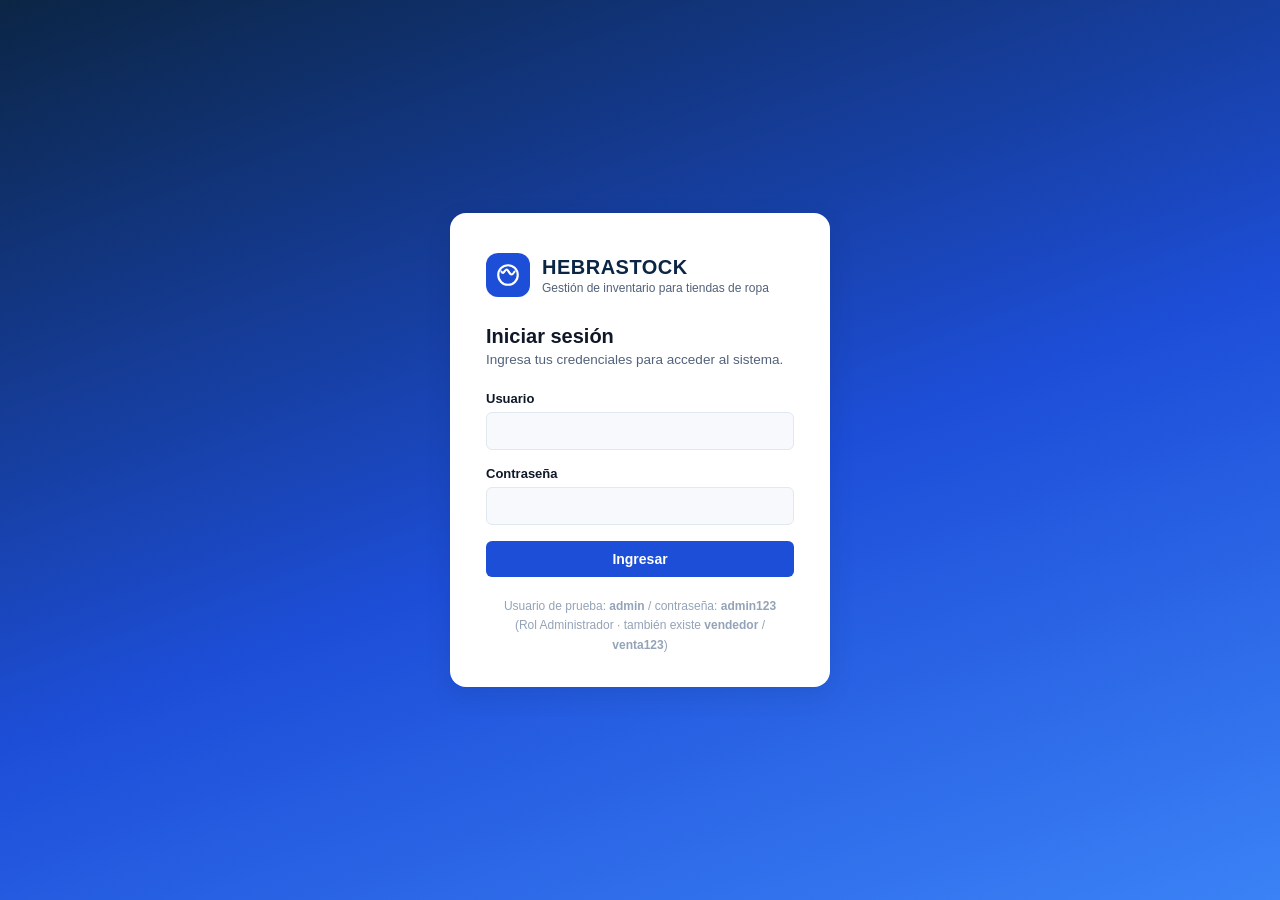
<file: index.html>
<!DOCTYPE html>
<html lang="es">
<head>
  <meta charset="UTF-8" />
  <meta name="viewport" content="width=device-width, initial-scale=1.0" />
  <title>HEBRASTOCK · Iniciar sesión</title>
  <link rel="stylesheet" href="css/styles.css" />
</head>
<body class="hs-login-pagina">

  <div class="hs-login-tarjeta">
    <div class="hs-login-marca">
      <div class="hs-hilo-icono">
        <svg viewBox="0 0 24 24">
          <circle cx="12" cy="12" r="9" />
          <path d="M6 9c2.5 4 3.5-5 6-1s3.5 5 6 1" />
        </svg>
      </div>
      <div>
        <div class="hs-login-marca-texto">HEBRASTOCK</div>
        <div class="hs-login-marca-sub">Gestión de inventario para tiendas de ropa</div>
      </div>
    </div>

    <h1>Iniciar sesión</h1>
    <p class="hs-subtexto">Ingresa tus credenciales para acceder al sistema.</p>

    <div id="hs-error" class="hs-login-error hs-oculto"></div>

    <form id="form-login">
      <div class="hs-campo">
        <label for="usuario">Usuario</label>
        <input type="text" id="usuario" name="usuario" autocomplete="username" required />
      </div>
      <div class="hs-campo">
        <label for="password">Contraseña</label>
        <input type="password" id="password" name="password" autocomplete="current-password" required />
      </div>
      <button type="submit" class="hs-btn hs-btn-primario">Ingresar</button>
    </form>

    <div class="hs-login-ayuda">
      Usuario de prueba: <strong>admin</strong> / contraseña: <strong>admin123</strong><br />
      (Rol Administrador · también existe <strong>vendedor</strong> / <strong>venta123</strong>)
    </div>
  </div>

  <script src="js/storage.js"></script>
  <script src="js/auth.js"></script>
  <script>
    // Si ya hay una sesión activa, va directo al dashboard
    if (Auth.getSesion()) {
      window.location.href = "dashboard.html";
    }

    const form = document.getElementById("form-login");
    const divError = document.getElementById("hs-error");

    form.addEventListener("submit", (e) => {
      e.preventDefault();
      const usuario = document.getElementById("usuario").value.trim();
      const password = document.getElementById("password").value;

      const sesion = Auth.login(usuario, password);
      if (sesion) {
        window.location.href = "dashboard.html";
      } else {
        divError.textContent = "Usuario o contraseña incorrectos, o el usuario está inactivo.";
        divError.classList.remove("hs-oculto");
      }
    });
  </script>
</body>
</html>
</file>
<file: css/styles.css>
/* ============================================================
   HEBRASTOCK - styles.css
   Identidad visual: azul (color principal) + blanco (secundario)
   con tonos neutros de apoyo.
   ============================================================ */

:root {
  /* Azules */
  --azul-900: #0b2545;
  --azul-800: #10305e;
  --azul-700: #1d4ed8;
  --azul-600: #2563eb;
  --azul-500: #3b82f6;
  --azul-100: #dbeafe;
  --azul-50: #eff6ff;

  /* Neutros */
  --blanco: #ffffff;
  --gris-50: #f7f9fc;
  --gris-100: #eef1f6;
  --gris-200: #e2e8f0;
  --gris-400: #94a3b8;
  --gris-600: #52627a;
  --gris-900: #101828;

  /* Estados */
  --rojo-500: #e11d48;
  --rojo-100: #ffe1e6;
  --verde-600: #0f9d58;
  --verde-100: #e0f7e9;
  --ambar-600: #b45309;
  --ambar-100: #fef3c7;

  --radio: 10px;
  --radio-chico: 6px;
  --sombra: 0 1px 2px rgba(16, 23, 40, 0.06), 0 1px 3px rgba(16, 23, 40, 0.08);
  --sombra-media: 0 8px 24px rgba(11, 37, 69, 0.12);
  --fuente: -apple-system, "Segoe UI", Roboto, "Helvetica Neue", Arial,
    sans-serif;
}

* {
  box-sizing: border-box;
}

body {
  margin: 0;
  font-family: var(--fuente);
  color: var(--gris-900);
  background: var(--gris-50);
  -webkit-font-smoothing: antialiased;
}

a {
  text-decoration: none;
  color: inherit;
}

button {
  font-family: inherit;
}

::selection {
  background: var(--azul-100);
}

/* ------------------------------------------------------------
   Utilidades
   ------------------------------------------------------------ */
.hs-oculto {
  display: none !important;
}

/* ------------------------------------------------------------
   Página de login
   ------------------------------------------------------------ */
.hs-login-pagina {
  min-height: 100vh;
  display: flex;
  align-items: center;
  justify-content: center;
  background: linear-gradient(160deg, var(--azul-900) 0%, var(--azul-700) 55%, var(--azul-500) 100%);
  padding: 20px;
}

.hs-login-tarjeta {
  background: var(--blanco);
  width: 100%;
  max-width: 380px;
  border-radius: 16px;
  box-shadow: var(--sombra-media);
  padding: 40px 36px 32px;
}

.hs-login-marca {
  display: flex;
  align-items: center;
  gap: 12px;
  margin-bottom: 28px;
}

.hs-login-marca .hs-hilo-icono {
  width: 44px;
  height: 44px;
  border-radius: 12px;
  background: var(--azul-700);
  color: var(--blanco);
  display: flex;
  align-items: center;
  justify-content: center;
  flex-shrink: 0;
}

.hs-login-marca .hs-hilo-icono svg {
  width: 26px;
  height: 26px;
  fill: none;
  stroke: currentColor;
  stroke-width: 2;
  stroke-linecap: round;
}

.hs-login-marca-texto {
  font-size: 20px;
  font-weight: 800;
  letter-spacing: 0.5px;
  color: var(--azul-900);
}

.hs-login-marca-sub {
  font-size: 12px;
  color: var(--gris-600);
  margin-top: 2px;
}

.hs-login-tarjeta h1 {
  font-size: 20px;
  margin: 0 0 4px;
  color: var(--gris-900);
}

.hs-login-tarjeta p.hs-subtexto {
  margin: 0 0 24px;
  font-size: 13.5px;
  color: var(--gris-600);
}

.hs-campo {
  margin-bottom: 16px;
}

.hs-campo label {
  display: block;
  font-size: 13px;
  font-weight: 600;
  color: var(--gris-900);
  margin-bottom: 6px;
}

.hs-campo input,
.hs-campo select,
.hs-campo textarea {
  width: 100%;
  padding: 10px 12px;
  border: 1.5px solid var(--gris-200);
  border-radius: var(--radio-chico);
  font-size: 14px;
  background: var(--gris-50);
  transition: border-color 0.15s, background 0.15s;
}

.hs-campo input:focus,
.hs-campo select:focus,
.hs-campo textarea:focus {
  outline: none;
  border-color: var(--azul-600);
  background: var(--blanco);
}

.hs-btn {
  display: inline-flex;
  align-items: center;
  justify-content: center;
  gap: 8px;
  padding: 10px 18px;
  border-radius: var(--radio-chico);
  border: none;
  font-size: 14px;
  font-weight: 600;
  cursor: pointer;
  transition: background 0.15s, box-shadow 0.15s, transform 0.05s;
}

.hs-btn:active {
  transform: translateY(1px);
}

.hs-btn-primario {
  background: var(--azul-700);
  color: var(--blanco);
  width: 100%;
}

.hs-btn-primario:hover {
  background: var(--azul-800);
}

.hs-btn-secundario {
  background: var(--gris-100);
  color: var(--gris-900);
}

.hs-btn-secundario:hover {
  background: var(--gris-200);
}

.hs-btn-peligro {
  background: var(--rojo-100);
  color: var(--rojo-500);
}

.hs-btn-peligro:hover {
  background: #ffd0d9;
}

.hs-btn-chico {
  padding: 6px 10px;
  font-size: 12.5px;
}

.hs-login-error {
  background: var(--rojo-100);
  color: var(--rojo-500);
  padding: 10px 12px;
  border-radius: var(--radio-chico);
  font-size: 13px;
  margin-bottom: 16px;
}

.hs-login-ayuda {
  margin-top: 20px;
  font-size: 12px;
  color: var(--gris-400);
  text-align: center;
  line-height: 1.6;
}

/* ------------------------------------------------------------
   Layout general (sidebar + topbar + contenido)
   ------------------------------------------------------------ */
.hs-app {
  display: grid;
  grid-template-columns: 250px 1fr;
  min-height: 100vh;
}

#hs-sidebar {
  background: var(--azul-900);
  color: var(--blanco);
  padding: 22px 16px;
  display: flex;
  flex-direction: column;
  position: sticky;
  top: 0;
  height: 100vh;
}

.hs-logo {
  display: flex;
  align-items: center;
  gap: 10px;
  padding: 4px 8px 24px;
  border-bottom: 1px solid rgba(255, 255, 255, 0.12);
  margin-bottom: 16px;
}

.hs-logo-hilo {
  width: 34px;
  height: 34px;
  color: var(--azul-100);
}

.hs-logo-texto {
  font-weight: 800;
  font-size: 16px;
  letter-spacing: 0.6px;
}

.hs-logo-sub {
  font-size: 10.5px;
  color: var(--azul-100);
  opacity: 0.8;
}

.hs-nav {
  display: flex;
  flex-direction: column;
  gap: 2px;
  flex: 1;
}

.hs-link {
  display: flex;
  align-items: center;
  gap: 12px;
  padding: 10px 12px;
  border-radius: var(--radio-chico);
  font-size: 13.5px;
  font-weight: 500;
  color: rgba(255, 255, 255, 0.78);
  cursor: pointer;
  border: none;
  background: transparent;
  width: 100%;
  text-align: left;
}

.hs-link:hover {
  background: rgba(255, 255, 255, 0.08);
  color: var(--blanco);
}

.hs-link-activo {
  background: var(--azul-700);
  color: var(--blanco) !important;
}

.hs-link-icono svg {
  width: 17px;
  height: 17px;
  fill: none;
  stroke: currentColor;
  stroke-width: 2;
  stroke-linecap: round;
  stroke-linejoin: round;
}

.hs-sidebar-footer {
  border-top: 1px solid rgba(255, 255, 255, 0.12);
  padding-top: 10px;
}

.hs-logout {
  font-family: inherit;
}

#hs-topbar {
  background: var(--blanco);
  border-bottom: 1px solid var(--gris-200);
  padding: 16px 28px;
  display: flex;
  align-items: center;
  justify-content: space-between;
  position: sticky;
  top: 0;
  z-index: 5;
}

.hs-topbar-titulo {
  font-size: 18px;
  font-weight: 700;
  color: var(--gris-900);
}

.hs-topbar-usuario {
  display: flex;
  align-items: center;
  gap: 10px;
}

.hs-avatar {
  width: 34px;
  height: 34px;
  border-radius: 50%;
  background: var(--azul-100);
  color: var(--azul-800);
  display: flex;
  align-items: center;
  justify-content: center;
  font-weight: 700;
  font-size: 14px;
}

.hs-usuario-nombre {
  font-size: 13px;
  font-weight: 600;
}

.hs-usuario-rol {
  font-size: 11px;
  color: var(--gris-600);
}

.hs-contenido {
  padding: 26px 28px 40px;
}

/* ------------------------------------------------------------
   Tarjetas / KPIs del dashboard
   ------------------------------------------------------------ */
.hs-grid-kpi {
  display: grid;
  grid-template-columns: repeat(4, 1fr);
  gap: 16px;
  margin-bottom: 24px;
}

.hs-kpi {
  background: var(--blanco);
  border-radius: var(--radio);
  box-shadow: var(--sombra);
  padding: 18px 20px;
  border-left: 4px solid var(--azul-600);
}

.hs-kpi.hs-kpi-alerta {
  border-left-color: var(--rojo-500);
}

.hs-kpi.hs-kpi-verde {
  border-left-color: var(--verde-600);
}

.hs-kpi-titulo {
  font-size: 12px;
  color: var(--gris-600);
  font-weight: 600;
  text-transform: uppercase;
  letter-spacing: 0.4px;
  margin-bottom: 8px;
}

.hs-kpi-valor {
  font-size: 26px;
  font-weight: 800;
  color: var(--gris-900);
}

.hs-panel {
  background: var(--blanco);
  border-radius: var(--radio);
  box-shadow: var(--sombra);
  padding: 20px 22px;
  margin-bottom: 20px;
}

.hs-panel-titulo {
  font-size: 15px;
  font-weight: 700;
  margin: 0 0 14px;
  display: flex;
  align-items: center;
  justify-content: space-between;
}

.hs-grid-2 {
  display: grid;
  grid-template-columns: 1.4fr 1fr;
  gap: 20px;
}

/* ------------------------------------------------------------
   Tablas
   ------------------------------------------------------------ */
.hs-tabla-wrap {
  overflow-x: auto;
}

table.hs-tabla {
  width: 100%;
  border-collapse: collapse;
  font-size: 13.5px;
}

table.hs-tabla th {
  text-align: left;
  padding: 10px 12px;
  background: var(--azul-50);
  color: var(--azul-900);
  font-weight: 700;
  font-size: 12px;
  text-transform: uppercase;
  letter-spacing: 0.3px;
  border-bottom: 1px solid var(--gris-200);
  white-space: nowrap;
}

table.hs-tabla td {
  padding: 10px 12px;
  border-bottom: 1px solid var(--gris-100);
  vertical-align: middle;
}

table.hs-tabla tbody tr:hover {
  background: var(--gris-50);
}

.hs-tabla-vacia {
  text-align: center;
  color: var(--gris-400);
  padding: 30px 10px;
  font-size: 13.5px;
}

/* Insignia estilo "etiqueta de ropa": el signo distintivo de HEBRASTOCK.
   Se usa para estados y alertas de stock, como una etiqueta de precio
   con su pequeño ojal. */
.hs-etiqueta {
  display: inline-flex;
  align-items: center;
  gap: 5px;
  padding: 3px 10px 3px 8px;
  border-radius: 0 5px 5px 0;
  font-size: 11.5px;
  font-weight: 700;
  position: relative;
  background: var(--gris-100);
  color: var(--gris-600);
}

.hs-etiqueta::before {
  content: "";
  width: 5px;
  height: 5px;
  border-radius: 50%;
  background: var(--blanco);
  border: 1.5px solid currentColor;
}

.hs-etiqueta-azul {
  background: var(--azul-100);
  color: var(--azul-800);
}

.hs-etiqueta-verde {
  background: var(--verde-100);
  color: var(--verde-600);
}

.hs-etiqueta-roja {
  background: var(--rojo-100);
  color: var(--rojo-500);
}

.hs-etiqueta-ambar {
  background: var(--ambar-100);
  color: var(--ambar-600);
}

/* ------------------------------------------------------------
   Barra de herramientas (buscador + filtros + botón nuevo)
   ------------------------------------------------------------ */
.hs-toolbar {
  display: flex;
  flex-wrap: wrap;
  gap: 10px;
  align-items: center;
  margin-bottom: 18px;
}

.hs-toolbar input[type="text"],
.hs-toolbar select {
  padding: 9px 12px;
  border: 1.5px solid var(--gris-200);
  border-radius: var(--radio-chico);
  font-size: 13.5px;
  background: var(--blanco);
}

.hs-toolbar input[type="text"] {
  min-width: 220px;
  flex: 1;
}

.hs-toolbar .hs-spacer {
  flex: 1;
}

/* ------------------------------------------------------------
   Modal genérico (formularios)
   ------------------------------------------------------------ */
.hs-modal-fondo {
  position: fixed;
  inset: 0;
  background: rgba(11, 37, 69, 0.45);
  display: flex;
  align-items: center;
  justify-content: center;
  padding: 20px;
  z-index: 50;
}

.hs-modal {
  background: var(--blanco);
  border-radius: var(--radio);
  width: 100%;
  max-width: 520px;
  max-height: 90vh;
  overflow-y: auto;
  box-shadow: var(--sombra-media);
}

.hs-modal-header {
  display: flex;
  align-items: center;
  justify-content: space-between;
  padding: 18px 22px;
  border-bottom: 1px solid var(--gris-100);
}

.hs-modal-header h2 {
  font-size: 16px;
  margin: 0;
}

.hs-modal-cerrar {
  background: none;
  border: none;
  cursor: pointer;
  font-size: 20px;
  color: var(--gris-400);
  line-height: 1;
}

.hs-modal-body {
  padding: 20px 22px;
}

.hs-modal-footer {
  padding: 16px 22px;
  border-top: 1px solid var(--gris-100);
  display: flex;
  justify-content: flex-end;
  gap: 10px;
}

.hs-form-fila {
  display: grid;
  grid-template-columns: 1fr 1fr;
  gap: 14px;
}

/* ------------------------------------------------------------
   Venta: carrito de productos
   ------------------------------------------------------------ */
.hs-carrito-fila {
  display: grid;
  grid-template-columns: 2fr 1fr 1fr auto;
  gap: 10px;
  align-items: center;
  padding: 8px 0;
  border-bottom: 1px solid var(--gris-100);
  font-size: 13.5px;
}

.hs-carrito-total {
  display: flex;
  justify-content: space-between;
  align-items: center;
  padding-top: 14px;
  font-size: 17px;
  font-weight: 800;
  color: var(--azul-800);
}

/* ------------------------------------------------------------
   Responsivo
   ------------------------------------------------------------ */
@media (max-width: 980px) {
  .hs-grid-kpi {
    grid-template-columns: repeat(2, 1fr);
  }
  .hs-grid-2 {
    grid-template-columns: 1fr;
  }
}

@media (max-width: 720px) {
  .hs-app {
    grid-template-columns: 1fr;
  }
  #hs-sidebar {
    position: relative;
    height: auto;
    flex-direction: row;
    align-items: center;
    flex-wrap: wrap;
  }
  .hs-nav {
    flex-direction: row;
    flex-wrap: wrap;
  }
  .hs-sidebar-footer {
    border-top: none;
  }
  .hs-form-fila {
    grid-template-columns: 1fr;
  }
  .hs-grid-kpi {
    grid-template-columns: 1fr;
  }
}
</file>
